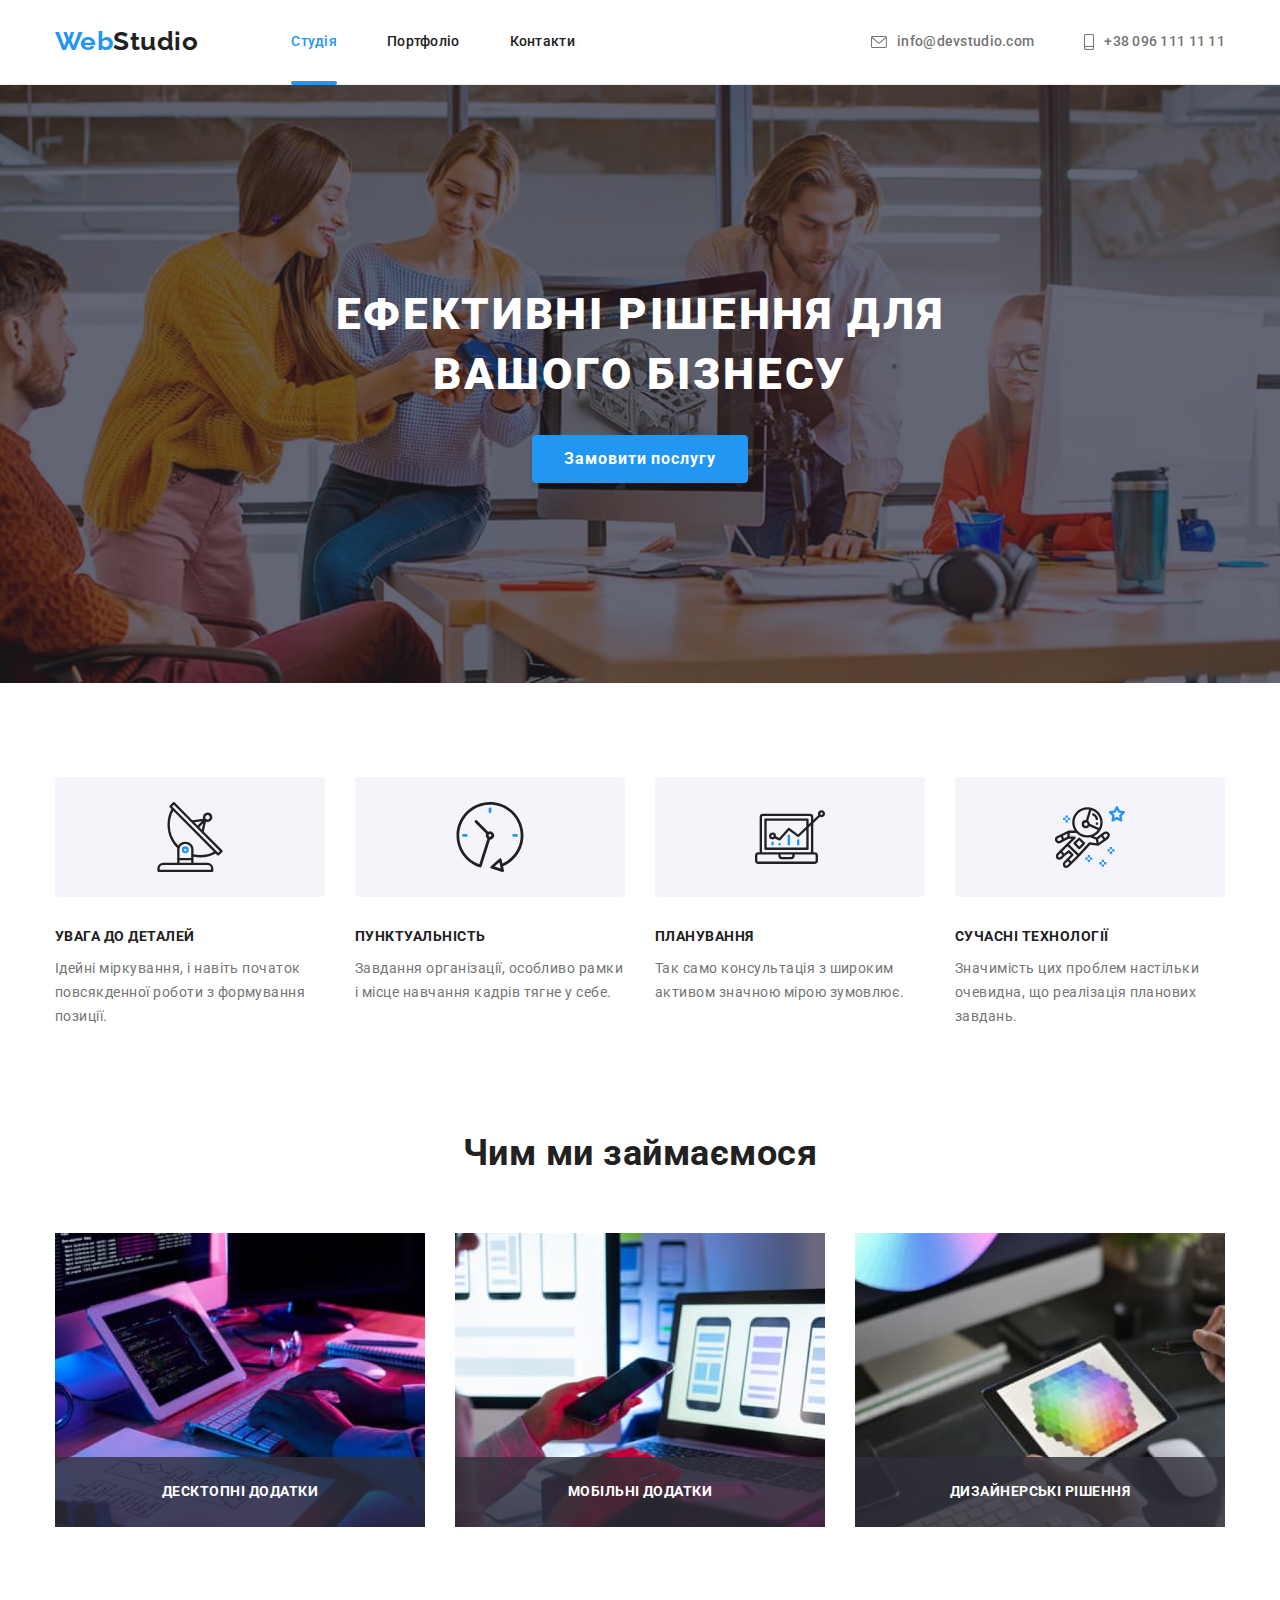
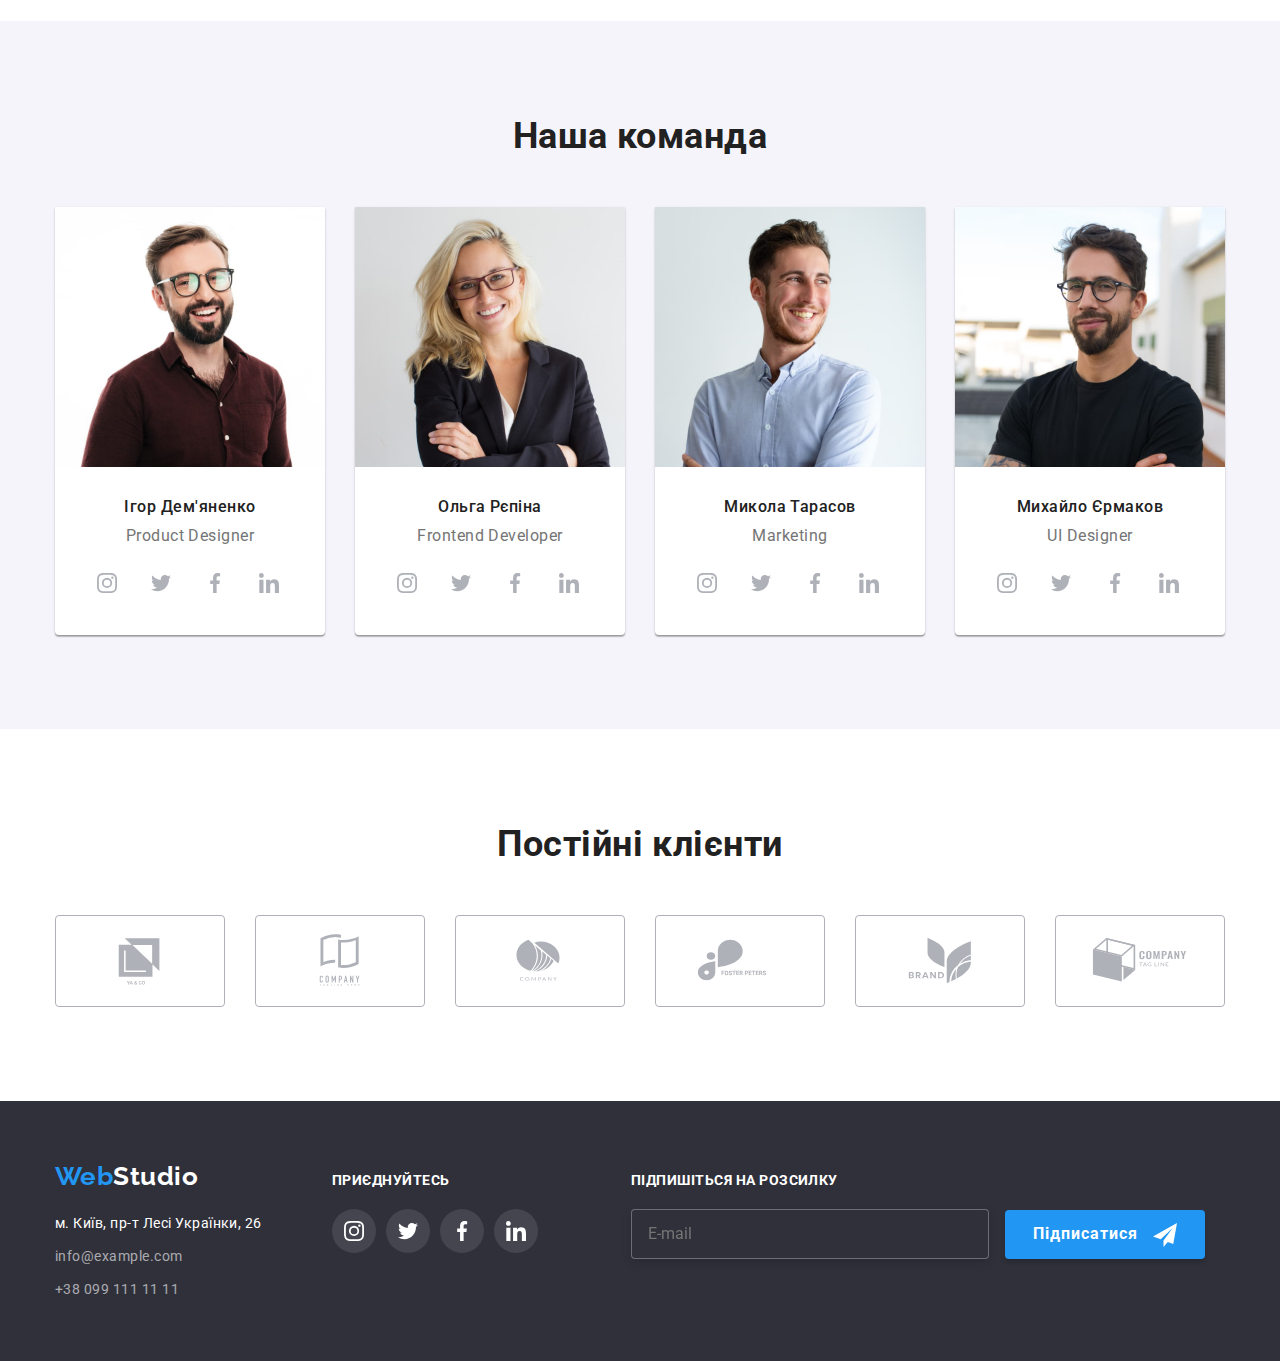
<file: index.html>
<!DOCTYPE html>
<html lang="uk">
  <head>
    <meta charset="UTF-8" />
    <meta http-equiv="X-UA-Compatible" content="IE=edge" />
    <meta name="viewport" content="width=device-width, initial-scale=1.0" />
    <title>Студія</title>
    <link
      href="https://fonts.googleapis.com/css2?family=Raleway:wght@700&family=Roboto:wght@400;500;700;900&display=swap"
      rel="stylesheet"
    />
    <link
      rel="stylesheet"
      href="https://cdnjs.cloudflare.com/ajax/libs/modern-normalize/1.1.0/modern-normalize.min.css"
    />
    <link rel="stylesheet" href="./css/styles.css" />
  </head>
  <body>
    <!-- Хедер-->
    <header class="header">
      <div class="container header-box">
        <nav class="header-nav">
          <a class="logo" href="./index.html"
            ><span class="accent">Web</span>Studio</a
          >
          <ul class="main-nav list">
            <li>
              <a class="link current" href="./index.html">Студія</a>
            </li>
            <li>
              <a class="link" href="./portfolio.html" target="_self"
                >Портфоліо</a
              >
            </li>
            <li>
              <a class="link" href="#">Контакти</a>
            </li>
          </ul>
        </nav>
        <ul class="auth-nav list">
          <div class="box-svg">
            <li class="box-svg-link">
              <a class="link contact-link" href="mailto:info@devstudio.com">
                <svg class="auth-nav-svg" width="16" height="12">
                  <use href="./images/icons.svg#icon-email"></use></svg
                >info@devstudio.com</a
              >
            </li>
          </div>
          <div class="box-svg">
            <li>
              <a class="link contact-link" href="tel:+380961111111">
                <svg class="auth-nav-svg" width="10" height="16">
                  <use href="./images/icons.svg#icon-smartphone"></use></svg
                >+38 096 111 11 11</a
              >
            </li>
          </div>
        </ul>
      </div>
    </header>
    <!-- Унікальний контент -->
    <main>
      <!-- Шапка сторінки -->
      <section class="main-section">
        <div class="container main-box">
          <h1 class="title">Ефективні рішення для вашого бізнесу</h1>
          <button class="main-button" type="button" data-modal-open>
            Замовити послугу
          </button>
        </div>
      </section>

      <!-- Секція без заголовку -->
      <section class="features section">
        <div class="container">
          <h2 class="visually-hidden">Особливості</h2>
          <ul class="features-list list">
            <div class="features-list-icons">
              <div class="features-svg">
                <svg class="features-icons" width="70" height="70">
                  <use href="./images/icons.svg#icon-antenna"></use>
                </svg>
              </div>
              <li class="features-items">
                <h3 class="features-title">Увага до деталей</h3>
                <p class="features-text">
                  Ідейні міркування, і навіть початок повсякденної роботи з
                  формування позиції.
                </p>
              </li>
            </div>
            <div class="features-list-icons">
              <div class="features-svg">
                <svg class="features-icons" width="70" height="70">
                  <use href="./images/icons.svg#icon-clock"></use>
                </svg>
              </div>
              <li class="features-items">
                <h3 class="features-title">Пунктуальність</h3>
                <p class="features-text">
                  Завдання організації, особливо рамки і місце навчання кадрів
                  тягне у себе.
                </p>
              </li>
            </div>
            <div class="features-list-icons">
              <div class="features-svg">
                <svg class="features-icons" width="70" height="70">
                  <use href="./images/icons.svg#icon-diagram"></use>
                </svg>
              </div>
              <li class="features-items">
                <h3 class="features-title">Планування</h3>
                <p class="features-text">
                  Так само консультація з широким активом значною мірою
                  зумовлює.
                </p>
              </li>
            </div>
            <div class="features-list-icons">
              <div class="features-svg">
                <svg class="features-icons" width="70" height="70">
                  <use href="./images/icons.svg#icon-astronaut"></use>
                </svg>
              </div>
              <li class="features-items">
                <h3 class="features-title">Сучасні технології</h3>
                <p class="features-text">
                  Значимість цих проблем настільки очевидна, що реалізація
                  планових завдань.
                </p>
              </li>
            </div>
          </ul>
        </div>
      </section>

      <!-- Діяльність -->
      <section class="activity section">
        <div class="container">
          <h2 class="activity-title">Чим ми займаємося</h2>
          <ul class="activity-list list">
            <li>
              <div class="activity-wrapper">
                <img
                  src="./images/laptop-1.jpg"
                  alt="Людина друкує на ноутбуці"
                  width="370"
                />
                <p class="overlay-activity">Десктопні додатки</p>
              </div>
            </li>
            <li>
              <div class="activity-wrapper">
                <img
                  src="./images/laptop-2.jpg"
                  alt="Людина тримає телефон"
                  width="370"
                />
                <p class="overlay-activity">Мобільні додатки</p>
              </div>
            </li>
            <li>
              <div class="activity-wrapper">
                <img
                  src="./images/laptop-3.jpg"
                  alt="Людина підбирає кольорову гаму"
                  width="370"
                />
                <p class="overlay-activity">Дизайнерські рішення</p>
              </div>
            </li>
          </ul>
        </div>
      </section>

      <!-- Команда -->
      <section class="team section">
        <div class="container">
          <h2 class="team-heading">Наша команда</h2>
          <ul class="list-team list">
            <li class="list-team-list">
              <img
                src="./images/product-designer.jpg"
                alt="Ігор Дем'яненко"
                width="270"
              />
              <div class="team-box">
                <h3 class="team-title">Ігор Дем'яненко</h3>
                <p class="position" lang="en">Product Designer</p>
                <ul class="team-list-svg list">
                  <li class="team-href-svg">
                    <a class="team-link" href="#">
                      <svg class="team-svg" width="20" height="20">
                        <use href="./images/icons.svg#icon-instagram"></use>
                      </svg>
                    </a>
                  </li>
                  <li class="team-href-svg">
                    <a class="team-link" href="#">
                      <svg class="team-svg" width="20" height="20">
                        <use href="./images/icons.svg#icon-twitter"></use>
                      </svg>
                    </a>
                  </li>
                  <li class="team-href-svg">
                    <a class="team-link" href="#">
                      <svg class="team-svg" width="20" height="20">
                        <use href="./images/icons.svg#icon-facebook"></use>
                      </svg>
                    </a>
                  </li>
                  <li class="team-href-svg">
                    <a class="team-link" href="#">
                      <svg class="team-svg" width="20" height="20">
                        <use href="./images/icons.svg#icon-linkedin"></use>
                      </svg>
                    </a>
                  </li>
                </ul>
              </div>
            </li>
            <li class="list-team-list">
              <img
                src="./images/frontend-developer.jpg"
                alt="Ольга Рєпіна"
                width="270"
              />
              <div class="team-box">
                <h3 class="team-title">Ольга Рєпіна</h3>
                <p class="position" lang="en">Frontend Developer</p>
                <ul class="team-list-svg list">
                  <li class="team-href-svg">
                    <a class="team-link" href="#">
                      <svg class="team-svg" width="20" height="20">
                        <use href="./images/icons.svg#icon-instagram"></use>
                      </svg>
                    </a>
                  </li>
                  <li class="team-href-svg">
                    <a class="team-link" href="#">
                      <svg class="team-svg" width="20" height="20">
                        <use href="./images/icons.svg#icon-twitter"></use>
                      </svg>
                    </a>
                  </li>
                  <li class="team-href-svg">
                    <a class="team-link" href="#">
                      <svg class="team-svg" width="20" height="20">
                        <use href="./images/icons.svg#icon-facebook"></use>
                      </svg>
                    </a>
                  </li>
                  <li class="team-href-svg">
                    <a class="team-link" href="#">
                      <svg class="team-svg" width="20" height="20">
                        <use href="./images/icons.svg#icon-linkedin"></use>
                      </svg>
                    </a>
                  </li>
                </ul>
              </div>
            </li>
            <li class="list-team-list">
              <img
                src="./images/marketing.jpg"
                alt="Микола Тарасов"
                width="270"
              />
              <div class="team-box">
                <h3 class="team-title">Микола Тарасов</h3>
                <p class="position" lang="en">Marketing</p>
                <ul class="team-list-svg list">
                  <li class="team-href-svg">
                    <a class="team-link" href="#">
                      <svg class="team-svg" width="20" height="20">
                        <use href="./images/icons.svg#icon-instagram"></use>
                      </svg>
                    </a>
                  </li>
                  <li class="team-href-svg">
                    <a class="team-link" href="#">
                      <svg class="team-svg" width="20" height="20">
                        <use href="./images/icons.svg#icon-twitter"></use>
                      </svg>
                    </a>
                  </li>
                  <li class="team-href-svg">
                    <a class="team-link" href="#">
                      <svg class="team-svg" width="20" height="20">
                        <use href="./images/icons.svg#icon-facebook"></use>
                      </svg>
                    </a>
                  </li>
                  <li class="team-href-svg">
                    <a class="team-link" href="#">
                      <svg class="team-svg" width="20" height="20">
                        <use href="./images/icons.svg#icon-linkedin"></use>
                      </svg>
                    </a>
                  </li>
                </ul>
              </div>
            </li>
            <li class="list-team-list">
              <img
                src="./images/ul-designer.jpg"
                alt="Михайло Єрмаков"
                width="270"
              />
              <div class="team-box">
                <h3 class="team-title">Михайло Єрмаков</h3>
                <p class="position" lang="en">UI Designer</p>
                <ul class="team-list-svg list">
                  <li class="team-href-svg">
                    <a class="team-link" href="#">
                      <svg class="team-svg" width="20" height="20">
                        <use href="./images/icons.svg#icon-instagram"></use>
                      </svg>
                    </a>
                  </li>
                  <li class="team-href-svg">
                    <a class="team-link" href="#">
                      <svg class="team-svg" width="20" height="20">
                        <use href="./images/icons.svg#icon-twitter"></use>
                      </svg>
                    </a>
                  </li>
                  <li class="team-href-svg">
                    <a class="team-link" href="#">
                      <svg class="team-svg" width="20" height="20">
                        <use href="./images/icons.svg#icon-facebook"></use>
                      </svg>
                    </a>
                  </li>
                  <li class="team-href-svg">
                    <a class="team-link" href="#">
                      <svg class="team-svg" width="20" height="20">
                        <use href="./images/icons.svg#icon-linkedin"></use>
                      </svg>
                    </a>
                  </li>
                </ul>
              </div>
            </li>
          </ul>
        </div>
      </section>

      <!-- Постійні клієнти -->
      <section class="section">
        <div class="container">
          <h2 class="customers-title">Постійні клієнти</h2>
          <ul class="customers list">
            <li class="customers-list">
              <a class="customers-link" href="#">
                <svg class="customers-svg" width="106" height="60">
                  <use href="./images/icons.svg#icon-logo"></use>
                </svg>
              </a>
            </li>
            <li class="customers-list">
              <a class="customers-link" href="#">
                <svg class="customers-svg" width="106" height="60">
                  <use href="./images/icons.svg#icon-logo-company"></use>
                </svg>
              </a>
            </li>
            <li class="customers-list">
              <a class="customers-link" href="#">
                <svg class="customers-svg" width="106" height="60">
                  <use href="./images/icons.svg#icon-logo-circle"></use>
                </svg>
              </a>
            </li>
            <li class="customers-list">
              <a class="customers-link" href="#">
                <svg class="customers-svg" width="106" height="60">
                  <use href="./images/icons.svg#icon-logo-foster"></use>
                </svg>
              </a>
            </li>
            <li class="customers-list">
              <a class="customers-link" href="#">
                <svg class="customers-svg" width="106" height="60">
                  <use href="./images/icons.svg#icon-logo-brand"></use>
                </svg>
              </a>
            </li>
            <li class="customers-list">
              <a class="customers-link" href="#">
                <svg class="customers-svg" width="106" height="60">
                  <use href="./images/icons.svg#icon-logo-tag-line"></use>
                </svg>
              </a>
            </li>
          </ul>
        </div>
      </section>
    </main>
    <!-- Футер -->
    <footer class="footer">
      <div class="container">
        <div class="cont">
          <div class="adress-box-footer">
            <a class="logo-footer" href="./index.html"
              ><span class="footer-accent">Web</span>Studio</a
            >
            <address>
              <ul class="footer-list list">
                <li class="footer-box">
                  <a
                    class="adress-footer"
                    href="https://goo.gl/maps/CPtrU1FHBa2aNyZL9"
                    target="_blank"
                    rel="noopener noreferrer nofollow"
                  >
                    м. Київ, пр-т Лесі Українки, 26</a
                  >
                </li>
                <li class="footer-box">
                  <a class="link-footer" href="mailto:info@example.com"
                    >info@example.com</a
                  >
                </li>
                <li class="footer-box">
                  <a class="link-footer" href="tel:+380991111111"
                    >+38 099 111 11 11</a
                  >
                </li>
              </ul>
            </address>
          </div>
          <div class="footer-box-join">
            <p class="footer-title">Приєднуйтесь</p>
            <ul class="team-list-svg list">
              <li class="footer-href-svg">
                <a class="footer-link-svg" href="#">
                  <svg class="team-svg" width="20" height="20">
                    <use href="./images/icons.svg#icon-instagram"></use>
                  </svg>
                </a>
              </li>
              <li class="footer-href-svg">
                <a class="footer-link-svg" href="#">
                  <svg class="team-svg" width="20" height="20">
                    <use href="./images/icons.svg#icon-twitter"></use>
                  </svg>
                </a>
              </li>
              <li class="footer-href-svg">
                <a class="footer-link-svg" href="#">
                  <svg class="team-svg" width="20" height="20">
                    <use href="./images/icons.svg#icon-facebook"></use>
                  </svg>
                </a>
              </li>
              <li class="footer-href-svg">
                <a class="footer-link-svg" href="#">
                  <svg class="team-svg" width="20" height="20">
                    <use href="./images/icons.svg#icon-linkedin"></use>
                  </svg>
                </a>
              </li>
            </ul>
          </div>
          <div class="footer-input">
            <p class="footer-title">Підпишіться на розсилку</p>
            <form footer-form>
              <input
                type="email"
                class="footer-form-mail"
                name="user-mail-join"
                placeholder="E-mail"
              />
              <button type="submit" class="footer-form-submit">
                Підписатися
                <svg class="footer-form-icon" width="24" height="24">
                  <use href="./images/icons.svg#icon-send"></use>
                </svg>
              </button>
            </form>
          </div>
        </div>
      </div>
    </footer>

    <!-- Модальне вікно -->
    <div class="backdrop is-hidden" data-modal>
      <div class="modal">
        <button type="button" class="button-close-modal" data-modal-close>
          <svg class="button-close-icon" width="18" height="18">
            <use href="./images/icons.svg#icon-close"></use>
          </svg>
        </button>
        <p class="modal-form-title">Залиште свої дані, ми вам передзвонимо</p>
        <form class="modal-form">
          <label class="modal-form-fiel">
            <span class="modal-form-description">Ім'я</span>
            <span class="modal-form-wrapper">
              <input
                type="text"
                class="modal-form-input"
                pattern="[a-zA-Zа-яА-ЯіІїЇ]+"
                name="user-name"
              />
              <svg class="modal-form-icon" width="18" height="18">
                <use href="./images/icons.svg#icon-person"></use>
              </svg>
            </span>
          </label>
          <label class="modal-form-fiel">
            <span class="modal-form-description">Телефон</span>
            <span class="modal-form-wrapper">
              <input
                type="tel"
                class="modal-form-input"
                pattern="[0-9]{3}-[0-9]{3}-[0-9]{2}-[0-9]{2}"
                title="xxx-xxx-xx-xx"
                name="user-phone"
              />
              <svg class="modal-form-icon" width="18" height="18">
                <use href="./images/icons.svg#icon-phone"></use>
              </svg>
            </span>
          </label>
          <label class="modal-form-fiel">
            <span class="modal-form-description">Пошта</span>
            <span class="modal-form-wrapper">
              <input type="email" class="modal-form-input" name="user-mail" />
              <svg class="modal-form-icon" width="18" height="18">
                <use href="./images/icons.svg#icon-email-black"></use>
              </svg>
            </span>
          </label>
          <label class="modal-form-fiel">
            <span class="modal-form-description">Коментар</span>
            <textarea
              name="user-message"
              class="modal-form-message"
              placeholder="Введіть текст"
            ></textarea>
          </label>
          <label class="modal-form-checkbox">
            <input
              type="checkbox"
              class="modal-form-check visually-hidden"
              name="user-policy"
              required
            />
            <svg class="modal-form-icon-check" width="16" height="15">
              <use
                class="modal-form-own-icon"
                href="./images/icons.svg#icon-check"
              ></use>
            </svg>
            Погоджуюся з розсилкою та приймаю&nbsp;<a
              href="#"
              class="modal-form-icon-link"
              >Умови договору</a
            >
          </label>
          <button type="submit" class="modal-form-submit">Відправити</button>
        </form>
      </div>
    </div>
    <script src="./js/modal.js"></script>
  </body>
</html>
</file>
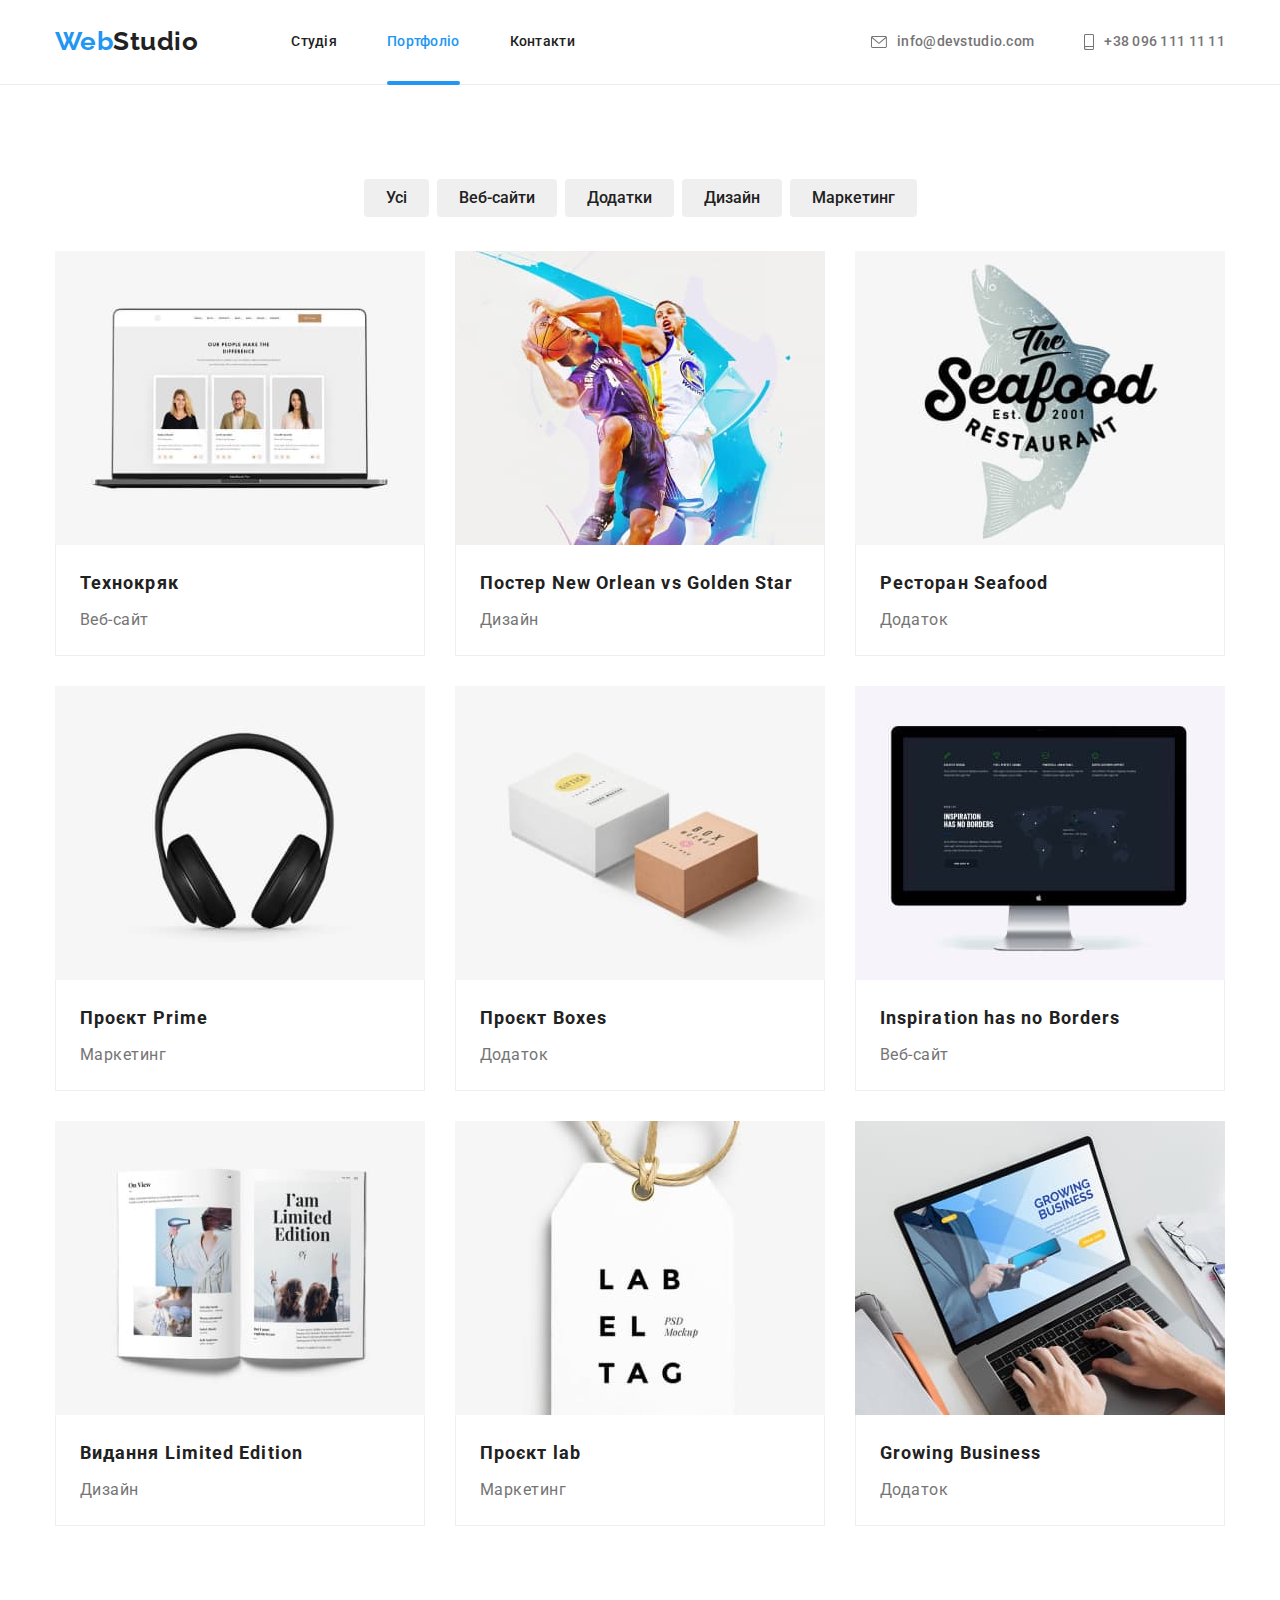
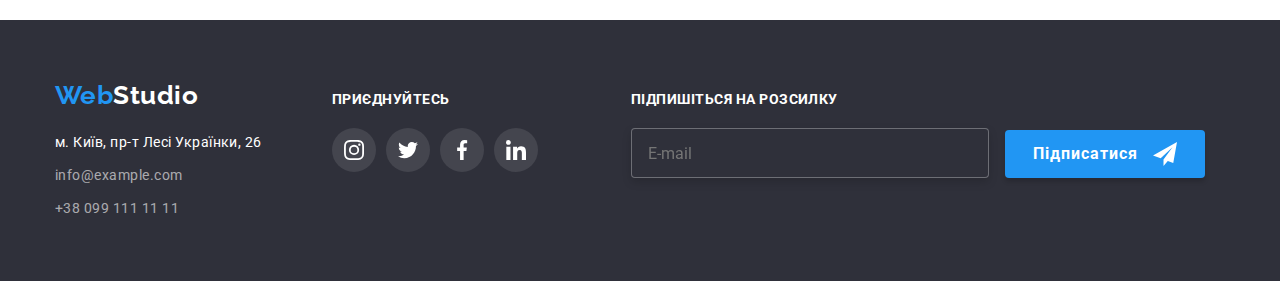
<file: portfolio.html>
<!DOCTYPE html>
<html lang="uk">
  <head>
    <meta charset="UTF-8" />
    <meta http-equiv="X-UA-Compatible" content="IE=edge" />
    <meta name="viewport" content="width=device-width, initial-scale=1.0" />
    <title>Студія</title>
    <link
      href="https://fonts.googleapis.com/css2?family=Raleway:wght@700&family=Roboto:wght@400;500;700;900&display=swap"
      rel="stylesheet"
    />
    <link
      rel="stylesheet"
      href="https://cdnjs.cloudflare.com/ajax/libs/modern-normalize/1.1.0/modern-normalize.min.css"
    />
    <link rel="stylesheet" href="./css/styles.css" />
  </head>

  <body class="body-portfolio">
    <header class="header">
      <div class="container header-box">
        <nav class="header-nav">
          <a class="logo" href="./index.html"
            ><span class="accent">Web</span>Studio</a
          >
          <ul class="main-nav list">
            <li>
              <a class="link" href="./index.html">Студія</a>
            </li>
            <li>
              <a class="link current" href="./portfolio.html" target="_self"
                >Портфоліо</a
              >
            </li>
            <li>
              <a class="link" href="#">Контакти</a>
            </li>
          </ul>
        </nav>
        <ul class="auth-nav list">
          <div class="box-svg">
            <li class="box-svg-link">
              <a class="link contact-link" href="mailto:info@devstudio.com">
                <svg class="auth-nav-svg" width="16" height="12">
                  <use href="./images/icons.svg#icon-email"></use></svg
                >info@devstudio.com</a
              >
            </li>
          </div>
          <div class="box-svg">
            <li>
              <a class="link contact-link" href="tel:+380961111111">
                <svg class="auth-nav-svg" width="10" height="16">
                  <use href="./images/icons.svg#icon-smartphone"></use></svg
                >+38 096 111 11 11</a
              >
            </li>
          </div>
        </ul>
      </div>
    </header>
    <!-- Унікальний контент -->
    <main>
      <!-- Портфоліо -->
      <section class="main-portfolio section">
        <div class="container">
          <h1 class="visually-hidden">Портфоліо</h1>
          <ul class="list-button list">
            <li class="button-portfolio-linlk">
              <button class="button-portfolio" type="button">Усі</button>
            </li>
            <li class="button-portfolio-linlk">
              <button class="button-portfolio" type="button">Веб-сайти</button>
            </li>
            <li class="button-portfolio-linlk">
              <button class="button-portfolio" type="button">Додатки</button>
            </li>
            <li class="button-portfolio-linlk">
              <button class="button-portfolio" type="button">Дизайн</button>
            </li>
            <li class="button-portfolio-linlk">
              <button class="button-portfolio" type="button">Маркетинг</button>
            </li>
          </ul>
          <ul class="list-images-portfolio list">
            <li>
              <a class="link-images-portfolio" href="#">
                <div class="link-images-wrapper">
                  <img
                    src="./images/web-site.jpg"
                    alt="Зображення ноутбука"
                    width="370"
                  />
                  <p class="overlay">
                    Ресурс пропонує комплексні пропозиції з різним рівнем
                    функціоналу та сервісів. Все це дозволить відвідувачу
                    отримати вичерпні відомості про компанію чи приватну особу.
                  </p>
                </div>
                <div class="box-images">
                  <h2 class="title-portfolio">Технокряк</h2>
                  <p class="text-portfolio">Веб-сайт</p>
                </div>
              </a>
            </li>
            <li>
              <a class="link-images-portfolio" href="#">
                <div class="link-images-wrapper">
                  <img
                    src="./images/poster.jpg"
                    alt="Два баскетболіста"
                    width="370"
                  />
                  <p class="overlay">
                    Ресурс пропонує комплексні пропозиції з різним рівнем
                    функціоналу та сервісів. Все це дозволить відвідувачу
                    отримати вичерпні відомості про компанію чи приватну особу.
                  </p>
                </div>
                <div class="box-images">
                  <h2 class="title-portfolio">
                    Постер <span>New Orlean vs Golden Star</span>
                  </h2>
                  <p class="text-portfolio">Дизайн</p>
                </div>
              </a>
            </li>
            <li>
              <a class="link-images-portfolio" href="#">
                <div class="link-images-wrapper">
                  <img
                    src="./images/seafood.jpg"
                    alt="Логотип ресторану"
                    width="370"
                  />
                  <p class="overlay">
                    Ресурс пропонує комплексні пропозиції з різним рівнем
                    функціоналу та сервісів. Все це дозволить відвідувачу
                    отримати вичерпні відомості про компанію чи приватну особу.
                  </p>
                </div>
                <div class="box-images">
                  <h2 class="title-portfolio">Ресторан <span>Seafood</span></h2>
                  <p class="text-portfolio">Додаток</p>
                </div>
              </a>
            </li>
            <li>
              <a class="link-images-portfolio" href="#">
                <div class="link-images-wrapper">
                  <img
                    src="./images/headphone.jpg"
                    alt="Навушники"
                    width="370"
                  />
                  <p class="overlay">
                    Ресурс пропонує комплексні пропозиції з різним рівнем
                    функціоналу та сервісів. Все це дозволить відвідувачу
                    отримати вичерпні відомості про компанію чи приватну особу.
                  </p>
                </div>
                <div class="box-images">
                  <h2 class="title-portfolio">Проєкт Prime</h2>
                  <p class="text-portfolio">Маркетинг</p>
                </div>
              </a>
            </li>
            <li>
              <a class="link-images-portfolio" href="#">
                <div class="link-images-wrapper">
                  <img src="./images/boxes.jpg" alt="Дві коробки" width="370" />
                  <p class="overlay">
                    Ресурс пропонує комплексні пропозиції з різним рівнем
                    функціоналу та сервісів. Все це дозволить відвідувачу
                    отримати вичерпні відомості про компанію чи приватну особу.
                  </p>
                </div>
                <div class="box-images">
                  <h2 class="title-portfolio">Проєкт <span>Boxes</span></h2>
                  <p class="text-portfolio">Додаток</p>
                </div>
              </a>
            </li>
            <li>
              <a class="link-images-portfolio" href="#">
                <div class="link-images-wrapper">
                  <img
                    src="./images/inspirarion.jpg"
                    alt="Монітор"
                    width="370"
                  />
                  <p class="overlay">
                    Ресурс пропонує комплексні пропозиції з різним рівнем
                    функціоналу та сервісів. Все це дозволить відвідувачу
                    отримати вичерпні відомості про компанію чи приватну особу.
                  </p>
                </div>
                <div class="box-images">
                  <h2 class="title-portfolio">
                    <span>Inspiration has no Borders</span>
                  </h2>
                  <p class="text-portfolio">Веб-сайт</p>
                </div>
              </a>
            </li>
            <li>
              <a class="link-images-portfolio" href="#">
                <div class="link-images-wrapper">
                  <img
                    src="./images/limited-edition.jpg"
                    alt="Журнал"
                    width="370"
                  />
                  <p class="overlay">
                    Ресурс пропонує комплексні пропозиції з різним рівнем
                    функціоналу та сервісів. Все це дозволить відвідувачу
                    отримати вичерпні відомості про компанію чи приватну особу.
                  </p>
                </div>
                <div class="box-images">
                  <h2 class="title-portfolio">Видання Limited Edition</h2>
                  <p class="text-portfolio">Дизайн</p>
                </div>
              </a>
            </li>
            <li>
              <a class="link-images-portfolio" href="#">
                <div class="link-images-wrapper">
                  <img
                    src="./images/project-lab.jpg"
                    alt="Реклама проекту"
                    width="370"
                  />
                  <p class="overlay">
                    Ресурс пропонує комплексні пропозиції з різним рівнем
                    функціоналу та сервісів. Все це дозволить відвідувачу
                    отримати вичерпні відомості про компанію чи приватну особу.
                  </p>
                </div>
                <div class="box-images">
                  <h2 class="title-portfolio">Проєкт <span>lab</span></h2>
                  <p class="text-portfolio">Маркетинг</p>
                </div>
              </a>
            </li>

            <li>
              <a class="link-images-portfolio" href="#">
                <div class="link-images-wrapper">
                  <img
                    src="./images/growing-business.jpg"
                    alt="Людина друкує на ноутбуці"
                    width="370"
                  />
                  <p class="overlay">
                    Ресурс пропонує комплексні пропозиції з різним рівнем
                    функціоналу та сервісів. Все це дозволить відвідувачу
                    отримати вичерпні відомості про компанію чи приватну особу.
                  </p>
                </div>
                <div class="box-images">
                  <h2 class="title-portfolio"><span>Growing Business</span></h2>
                  <p class="text-portfolio">Додаток</p>
                </div>
              </a>
            </li>
          </ul>
        </div>
      </section>
    </main>
    <!-- Футер -->
    <footer class="footer">
      <div class="container">
        <div class="cont">
          <div class="adress-box-footer">
            <a class="logo-footer" href="./index.html"
              ><span class="footer-accent">Web</span>Studio</a
            >
            <address>
              <ul class="footer-list list">
                <li class="footer-box">
                  <a
                    class="adress-footer"
                    href="https://goo.gl/maps/CPtrU1FHBa2aNyZL9"
                    target="_blank"
                    rel="noopener noreferrer nofollow"
                  >
                    м. Київ, пр-т Лесі Українки, 26</a
                  >
                </li>
                <li class="footer-box">
                  <a class="link-footer" href="mailto:info@example.com"
                    >info@example.com</a
                  >
                </li>
                <li class="footer-box">
                  <a class="link-footer" href="tel:+380991111111"
                    >+38 099 111 11 11</a
                  >
                </li>
              </ul>
            </address>
          </div>
          <div class="footer-box-join">
            <p class="footer-title">Приєднуйтесь</p>
            <ul class="team-list-svg list">
              <li class="footer-href-svg">
                <a class="footer-link-svg" href="#">
                  <svg class="team-svg" width="20" height="20">
                    <use href="./images/icons.svg#icon-instagram"></use>
                  </svg>
                </a>
              </li>
              <li class="footer-href-svg">
                <a class="footer-link-svg" href="#">
                  <svg class="team-svg" width="20" height="20">
                    <use href="./images/icons.svg#icon-twitter"></use>
                  </svg>
                </a>
              </li>
              <li class="footer-href-svg">
                <a class="footer-link-svg" href="#">
                  <svg class="team-svg" width="20" height="20">
                    <use href="./images/icons.svg#icon-facebook"></use>
                  </svg>
                </a>
              </li>
              <li class="footer-href-svg">
                <a class="footer-link-svg" href="#">
                  <svg class="team-svg" width="20" height="20">
                    <use href="./images/icons.svg#icon-linkedin"></use>
                  </svg>
                </a>
              </li>
            </ul>
          </div>
          <div class="footer-input">
            <p class="footer-title">Підпишіться на розсилку</p>
            <form footer-form>
              <input
                type="email"
                class="footer-form-mail"
                name="user-mail-join"
                placeholder="E-mail"
              />
              <button type="submit" class="footer-form-submit">
                Підписатися
                <svg class="footer-form-icon" width="24" height="24">
                  <use href="./images/icons.svg#icon-send"></use>
                </svg>
              </button>
            </form>
          </div>
        </div>
      </div>
    </footer>
  </body>
</html>
</file>
<file: css/styles.css>
/* основний колір  #212121 */
/* другорядний колір  #757575 */
/* фон для шапки та футера #2F303A */
:root{
    --primary-color:#212121;
    --secondary-color:#757575;
    --background-color-header-and-footer:#2F303A;
    --blue-color:#2196F3;
    --white-color:#FFFFFF;
    --gray-color:#AFB1B8;
    --transition-duration: 250ms cubic-bezier(0.4, 0, 0.2, 1);
}

body{
    color:var(--primary-color);
    background-color: var(--white-color);
    font-family:'Roboto', sans-serif;
    letter-spacing: 0.03em;
}

.container {
    width: 1200px;
    margin-left: auto;
    margin-right: auto;
    padding-left: 15px;
    padding-right: 15px;
}

h1, h2, h3, h4, ul, p {
    padding: 0px;
    margin: 0px;
}

.section {
    padding-top: 94px;
    padding-bottom: 94px;
}


.list{
    list-style: none;
}

.visually-hidden {
    position: absolute;
    white-space: nowrap;
    width: 1px;
    height: 1px;
    overflow: hidden;
    border: 0;
    padding: 0;
    clip: rect(0 0 0 0);
    clip-path: inset(50%);
    margin: -1px;
}

button {
cursor: pointer;
}

img {
    display: block;
    max-width: 100%;
    height: auto;
}
/* HEADER */
.header {
    border-bottom: 1px solid #ECECEC;
}
.header-box {
    display: flex;
    align-items: center;
    justify-content: space-between;

}

.header-nav {
display: flex;
align-items: center;
}

.logo {
    margin-right: 93px;

    font-family: 'Raleway', sans-serif;
    font-weight: 700;
    font-size: 26px;
    line-height: 1.19;
    text-decoration: none;

    color: var(--primary-color);
}

.accent, .footer-accent{
    color:var(--blue-color);
}

.main-nav {

    display:flex;
    gap: 50px;
}

.main-nav .link{
    position: relative;
    display: block;
    padding-top: 32px;
    padding-bottom: 32px;
    transition: color var(--transition-duration);

    font-weight: 500;
    font-size: 14px;
    line-height: 1.42;
    letter-spacing: 0.02em;
    text-decoration: none;
    color: var(--primary-color);
}

.main-nav .link:hover,
.main-nav .link:focus {
    color:var(--blue-color);
}

.main-nav .link.current {
color: var(--blue-color);
}

.current::after {
    position: absolute;
    content: '';    
    left: 0;
    bottom: -1px;
    width: 100%;
    height: 4px;
    border-radius: 2px;
    background-color: var(--blue-color);
}

.auth-nav {
    display: flex;
    gap: 50px;
}
.auth-nav .link{
    display: flex;
    align-items: center;
    padding-top: 32px;
    padding-bottom: 32px;
    transition: color var(--transition-duration);
    font-weight: 500;
    font-size: 14px;
    line-height: 1.14;
    letter-spacing: 0.02em;
    text-decoration: none;
    color: var(--secondary-color);
    fill: currentColor;
}

.auth-nav-svg {
    margin-right: 10px;
}
.box-svg {
    display: inline-block;
}

.contact-link:hover,
.contact-link:focus {

    color: var(--blue-color);
}

/* Шапка сторінки */
.main-section {
    padding-top: 200px;
    padding-bottom: 200px;
    max-width: 1600px;
    margin-left: auto;
    margin-right: auto;
    background-color: var(--background-color-header-and-footer);
    background-image:linear-gradient(to right,rgba(47, 48, 58, 0.4),rgba(47, 48, 58, 0.4)), url(../images/main-photo.jpg);
    background-repeat: no-repeat;
    background-position: center;
    background-size: cover;
}

.main-box {
    width: 696px;
}

.title {
    margin-left: auto;
    margin-right: auto;
    margin-bottom: 30px;
}
.main-section .title {
    color: var(--white-color);
    font-weight: 900;
    font-size: 44px;
    line-height: 1.36;
    text-align: center;
    letter-spacing: 0.06em;
    text-transform: uppercase;
}
.main-button {
    display: block;
    margin-left: auto;
    margin-right: auto;
    padding: 10px 32px;
    border: none;
    transition: background-color var(--transition-duration);
    
    font-weight: 700;
    font-size: 16px;
    line-height: 1.8;
    text-align: center;
    letter-spacing: 0.06em;
    font-family: inherit;
    box-shadow: 0px 4px 4px rgba(0, 0, 0, 0.15);
    border-radius: 4px;
    color: var(--white-color);
    background-color: var(--blue-color);
}

.main-button.main-button:hover,
.main-button.main-button:focus {
    background-color: #188CE8;
    box-shadow: 0px 4px 4px rgba(0, 0, 0, 0.15);
    border-radius: 4px;
}
/* Секція без заголовку */
.features, .activity {
    background-color:var(--white-color);
}

.features-list {
    display: flex;
    gap: 30px;
}

.features-items {
    width: 270px;
}

.features-title {
    margin-bottom: 10px;
    font-weight: 700;
    font-size: 14px;
    line-height: 1.42;
    text-transform: uppercase;
}

.features-text {
    color: var(--secondary-color);
    font-weight: 400;
    font-size: 14px;
    line-height: 1.7;
}

.features-list-icons {
    display: block;
}

.features-svg {
    display: flex;
    align-items: center;
    justify-content: center;
    margin-bottom: 30px;
    background: #F5F4FA;
    border-radius: 4px;
    width: 270px;
    height: 120px;
}

.features-icons {
    display: flex;
}
/* ДІЯЛЬНІСТЬ */

.activity {
    padding-top: 0;
}

.activity-title {
    margin-bottom: 50px;
    font-weight: 700;
    font-size: 36px;
    line-height: 1.67;
    text-align: center;
}

.activity-list {
    display: flex;
    gap: 30px;
}

.activity-wrapper {
    position: relative;
}

.overlay-activity {
    position: absolute;
    display: flex;
    align-items: center;
    justify-content: center;    
    bottom: 0;
    left: 0;
    width: 100%;
    height: 70px;
    font-weight: 700;
    font-size: 14px;
    line-height: 1.14;
    text-transform: uppercase;
    color: var(--white-color);
    background-color: rgba(47, 48, 58, 0.8);        
}
/* Наша команда */
.team {
   background-color: #F5F4FA;
}
.team-heading {
    margin-bottom: 50px;
    font-weight: 700;
    font-size: 36px;
    line-height: 1.17;
    text-align: center;
}
.position {
    margin-bottom: 16px;
    color: var(--secondary-color);
    font-weight: 400;
    font-size: 16px;
    line-height: 1.19;
    text-align: center;
}

.team-title {
    margin-bottom: 10px;
    color: var(--primary-color);
    font-weight: 500;
    font-size: 16px;
    line-height: 1.19;
    text-align: center;
}

.team-box {
    padding: 30px;
}

.list-team {
    display: flex;
    gap: 30px;
}

.list-team-list {
    background-color: var(--white-color);
    box-shadow: 0px 1px 3px rgba(0, 0, 0, 0.12), 0px 1px 1px rgba(0, 0, 0, 0.14), 0px 2px 1px rgba(0, 0, 0, 0.2);
    border-radius: 0px 0px 4px 4px;
}

.team-list-svg {
    display: flex;
    gap: 10px;
}

.team-href-svg {
    width: 44px;
    height: 44px;
}

.team-link {
    display: flex;
    justify-content: center;
    align-items: center;
    border-radius: 50%;
    width: 100%;
    height: 100%;
    transition: fill var(--transition-duration), background-color var(--transition-duration);
    fill: var(--gray-color);
}

.team-link:hover, 
.team-link:focus {
    background-color: var(--blue-color);
    fill: var(--white-color);
}
/* Постійні клієнти */

.customers-title {
    margin-bottom: 50px;
        font-weight: 700;
        font-size: 36px;
        line-height: 1.17;
        text-align: center;
}

.customers {
    display: flex;
    gap: 30px;
}


.customers-link {
    display: flex;
    align-items: center;
    justify-content: center;
    transition: fill var(--transition-duration), border-color var(--transition-duration);
    border: 1px solid var(--gray-color);
    border-radius: 4px;
    width: 170px;
    height: 92px;
    fill: var(--gray-color);

}

.customers-link:hover,
.customers-link:focus {
    fill: var(--blue-color);
    border-color: var(--blue-color);
}

/* footer */
.footer{
    padding-top: 60px;
    padding-bottom: 60px;
    background-color: var(--background-color-header-and-footer);
}

.logo-footer {
    display: inline-block;
    margin-bottom: 20px;
    color: var(--white-color);
    font-family: 'Raleway',sans-serif;
    font-weight: 700;
    font-size: 26px;
    line-height: 1.19;
    text-decoration: none;
}

.footer-box:not(:last-child) {
    margin-bottom: 9px;
}

.adress-footer {
    transition: color var(--transition-duration);
    font-weight: 400;
    font-size: 14px;
    line-height: 1.7;
    text-decoration: none;
    font-style: normal;
    color: var(--white-color);
}

.adress-footer.adress-footer:hover,
.adress-footer.adress-footer:focus {
    color: var(--blue-color);
}

.link-footer {
    transition: color var(--transition-duration);
    font-weight: 400;
    font-size: 14px;
    line-height: 1.7;
    text-decoration: none;
    font-style: normal;
    color: rgba(255, 255, 255, 0.6);
}

.link-footer.link-footer:hover,
.link-footer.link-footer:focus{
    color: var(--blue-color);
}

.footer-title {
    margin-bottom: 20px;
    font-weight: 700;
    font-size: 14px;
    line-height: 1.14;
    text-transform: uppercase;
    color: var(--white-color);
}

.cont {
    display: flex;
    align-items: baseline;
}
.footer-box-join {
    display: block;
    margin-left: 70px;
}

.footer-href-svg {
    width: 44px;
    height: 44px;
}

.footer-link-svg {
    display: flex;
    justify-content: center;
    align-items: center;
    transition: background-color var(--transition-duration);
    border-radius: 50%;
    width: 100%;
    height: 100%;
    fill: var(--white-color);
    background: rgba(255, 255, 255, 0.1);
}

.footer-link-svg:focus, 
.footer-link-svg:hover {
    background-color: var(--blue-color);
}

.footer-input {
    margin-left: 93px;
}
.footer-form-mail {
    padding: 15px 16px;
    margin-right: 12px;
    color: ;
    width: 358px;
    height: 50px;
    border: 1px solid rgba(255, 255, 255, 0.3);
    filter: drop-shadow(0px 4px 4px rgba(0, 0, 0, 0.15));
    border-radius: 4px;
    background-color: var(--background-color-header-and-footer);
    color: var(--white-color);
}

.footer-form-submit {
    position: relative;
    margin-left: auto;
    margin-right: auto;
    width: 200px;
    padding: 10px;
    padding-left: 28px;
    padding-right: 68px;
    border: none;
    transition: background-color var(--transition-duration);
    font-weight: 700;
    font-size: 16px;
    line-height: 1.8;
    align-items: center;
    letter-spacing: 0.06em;
    font-family: inherit;
    box-shadow: 0px 4px 4px rgba(0, 0, 0, 0.15);
    border-radius: 4px;
    color: var(--white-color);
    background-color: var(--blue-color);
}

.footer-form-submit:hover,
.footer-form-submit:focus {
    background-color: #188CE8;
    box-shadow: 0px 4px 4px rgba(0, 0, 0, 0.15);
    border-radius: 4px;
}

.footer-form-icon {
    position: absolute;
    top: 50%;
    right: 28px;
    transform: translateY(-50%);
}
/* ПОРТФОЛІО */
.list-button {
    display: flex;
    justify-content: center;
    gap: 8px;
    margin-bottom: 34px;
}

.button-portfolio {
    padding: 6px 22px;
    font-family: inherit;
    border: none;
    border-radius: 4px;  
    transition: color var(--transition-duration), background-color var(--transition-duration), box-shadow var(--transition-duration);
    font-weight: 500;
    font-size: 16px;
    line-height: 1.63;
    text-align: center;
    color: var(--primary-color);
}

.button-portfolio:hover,
.button-portfolio:focus {
    background-color: var(--blue-color);
    color: var(--white-color);
    box-shadow: 0px 3px 1px rgba(0, 0, 0, 0.1), 0px 1px 2px rgba(0, 0, 0, 0.08), 0px 2px 2px rgba(0, 0, 0, 0.12);
}

.box-images {
    padding: 20px 24px;
    border-bottom: 1px solid #EEEEEE;
    border-left: 1px solid #EEEEEE;
    border-right: 1px solid #EEEEEE;
}

.link-images-portfolio {
    display: block;
    text-decoration: none;
}

.link-images-portfolio:hover,
.link-images-portfolio:focus {
    box-shadow: 0px 1px 1px rgba(0, 0, 0, 0.12), 0px 4px 4px rgba(0, 0, 0, 0.06), 1px 4px 6px rgba(0, 0, 0, 0.16);
}

.list-images-portfolio {
    display: flex;
    flex-wrap: wrap;
    gap: 30px;
}

.link-images-wrapper {
    position: relative;
    overflow: hidden;
}

.overlay {
    position: absolute;
    top: 0;
    left: 0;
    width: 100%;
    height: 100%;
    overflow: auto;
    padding: 63px 24px;
    transform: translateY(100%);
    transition: transform var(--transition-duration);
    
    font-size: 18px;
    line-height: 1.56;

    color: var(--white-color);
    background: rgba(33, 150, 243, 0.9);
}

.link-images-portfolio:focus .overlay,
.link-images-portfolio:hover .overlay {
    transform: translateY(0%);
}

.title-portfolio {
    margin-bottom: 4px;
    color: var(--primary-color);
    font-weight: 700;
    font-size: 18px;
    line-height: 2;
    letter-spacing: 0.06em;
}

.text-portfolio {
    color: var(--secondary-color);
    font-weight: 400;
    font-size: 16px;
    line-height: 1.88;
}

/* Backdrop */
.backdrop {
    position: fixed;
    transition: visibility 500ms ease, opacity 500ms ease;
    top: 0;
    left: 0;
    width: 100%;
    height: 100%;
    background-color: rgba(0, 0, 0, 0.2);
}

.backdrop.is-hidden {
    visibility: hidden;
    opacity: 0;
    pointer-events: none;
}

/* Модальне вікно */

.modal {
    position: absolute;
    top: 50%;
    left: 50%;
    transform:translate(-50%, -50%) ;
    width: 528px;
    height: 581px;  
    padding: 40px; 
    background-color:var(--white-color);
    box-shadow: 0px 1px 3px rgba(0, 0, 0, 0.12), 0px 1px 1px rgba(0, 0, 0, 0.14), 0px 2px 1px rgba(0, 0, 0, 0.2);
    border-radius: 4px;
}

.button-close-modal {
    position: absolute;
    display: flex;
    align-items: center;
    justify-content: center;
    right: 8px;
    top: 8px;
    width: 30px;
    height: 30px;
    padding: 0;
    border-radius: 50%;
    border: 1px solid rgba(0, 0, 0, 0.1);
    background-color: transparent;
}

.button-close-modal:focus, .button-close-modal:hover {
    fill: var(--blue-color);
}

/* Модальна форма */

.modal-form-title {
    margin-bottom: 12px;
    font-style: normal;
    font-weight: 700;
    font-size: 20px;
    line-height: 1.15;
    text-align: center;
    color: var(--primary-color);
}

.modal-form {
    display: flex;
    flex-direction: column;
}

.modal-form-input {
    padding-left: 42px;
    width: 100%;
    height: 40px;
    border: 1px solid rgba(33, 33, 33, 0.2);
    border-radius: 4px;
    transition: border-color var(--transition-duration);
}

.modal-form-icon {
    position: absolute;
    top: 50%;
    left: 12px;
    transform: translateY(-50%);
    fill: var(--primary-color);
    transition: fill var(--transition-duration);
}

.modal-form-input:focus + .modal-form-icon {
    fill: var(--blue-color);
}

.modal-form-input:focus {
    outline: none;
    border-color: var(--blue-color);
}

.modal-form-fiel {
    margin-bottom: 10px;
}

.modal-form-description {
    display: block;
    margin-bottom: 4px;
    font-size: 12px;
    line-height: 1.67;
    letter-spacing: 0.01em;
    color: var(--secondary-color);
}

.modal-form-wrapper {
    position: relative;
    display: block;
}

.modal-form-message {
    width: 100%;
    height: 120px;
    padding: 12px 16px;
    border: 1px solid rgba(33, 33, 33, 0.2);
    border-radius: 4px;
    resize: none;
    transition: border-color var(--transition-duration) ;
}

.modal-form-message::placeholder {
    font-size: 12px;
    line-height: 1.67;
    letter-spacing: 0.01em;
    color: rgba(117, 117, 117, 0.5);
}

.modal-form-message:focus {
    outline: none;
    border-color: var(--blue-color);
}

.modal-form-checkbox {
    display: flex;
    align-items: center;
    margin-bottom: 30px;
    font-size: 14px;
    line-height: 1.71;
    color: var(--secondary-color);
}

.modal-form-icon-check {
    display: flex;
    align-items: center;
    justify-content: center;
    border: 2px solid var(--primary-color);
    border-radius: 2px;
    cursor: pointer;
    margin-right: 7px;
}


.modal-form-check:checked + .modal-form-icon-check {
background-color: var(--blue-color);
border: 0.2px solid var(--blue-color);
}
.modal-form-check:checked + .modal-form-icon-check .modal-form-own-icon {
    fill: var(--white-color);
    /* border: none; */
}
.modal-form-check:focus + .modal-form-icon-check {
    border: 0.2px solid var(--blue-color);
}

.modal-form-icon-link {
    text-decoration-line: underline;
    color: var(--blue-color);
}

.modal-form-submit {
    display: block;
    margin-left: auto;
    margin-right: auto;
    padding: 10px 32px;
    border: none;
    transition: background-color var(--transition-duration);
    font-weight: 700;
    font-size: 16px;
    line-height: 1.8;
    text-align: center;
    letter-spacing: 0.06em;
    font-family: inherit;
    box-shadow: 0px 4px 4px rgba(0, 0, 0, 0.15);
    border-radius: 4px;
    color: var(--white-color);
    background-color: var(--blue-color);
}

.modal-form-submit:hover,
.modal-form-submit:focus {
    background-color: #188CE8;
    box-shadow: 0px 4px 4px rgba(0, 0, 0, 0.15);
    border-radius: 4px;
}
</file>
